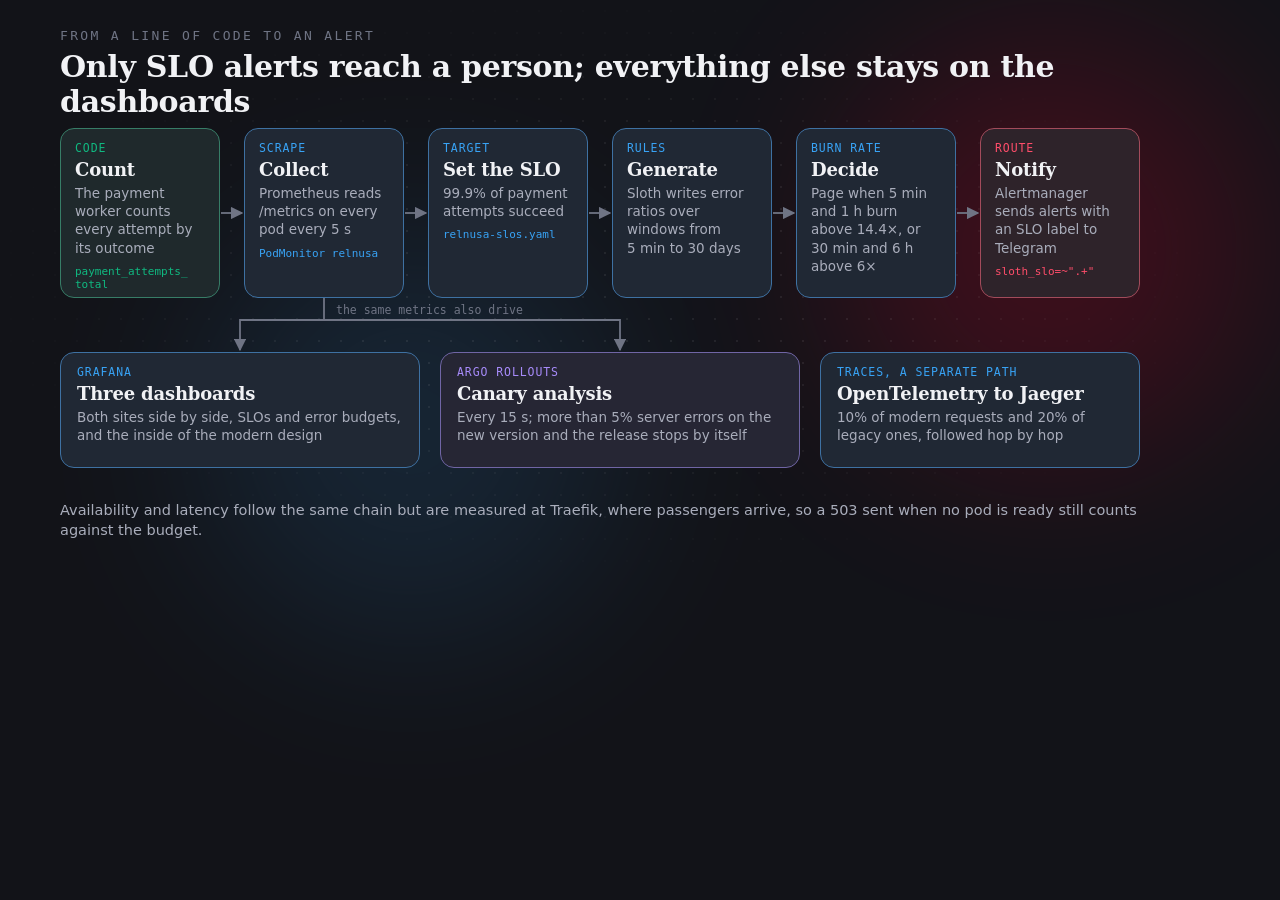
<file: docs/assets/src/alerts.html>
<!doctype html>
<html><head><meta charset="utf-8"><link rel="stylesheet" href="style.css">
<style>
body { width: 1200px; height: 574px; }
.head { position: absolute; left: 60px; top: 28px; }
.head h2 { font-size: 30px; margin-top: 6px; }
.step { position: absolute; top: 128px; width: 160px; height: 170px; padding: 12px 14px; }
.step h3 { font-size: 18px; margin: 4px 0 4px; }
.step p { font-size: 13.5px; }
.step code { display: block; margin-top: 8px; font-size: 11px; color: var(--c); }
.use { position: absolute; top: 352px; height: 116px; padding: 12px 16px; }
.use h3 { font-size: 18px; margin: 4px 0 4px; }
.use p { font-size: 13.5px; }
.foot { position: absolute; left: 60px; top: 500px; width: 1080px; font-size: 14.5px; color: var(--muted); line-height: 1.4; }
svg { position: absolute; inset: 0; }
.ln { fill: none; stroke-width: 1.8; stroke: var(--faint); }
.tn { fill: var(--faint); }
.lab { font-family: var(--mono); font-size: 11.5px; }
</style></head>
<body>
<div class="glow" style="width:420px;height:420px;left:840px;top:40px;background:var(--red);opacity:.2"></div>
<div class="glow" style="width:420px;height:420px;left:200px;top:220px;background:var(--ops);opacity:.12"></div>
<div class="dots"></div>
<div class="head"><div class="kicker">From a line of code to an alert</div><h2>Only SLO alerts reach a person; everything else stays on the dashboards</h2></div>

<svg viewBox="0 0 1200 574">
  <defs>
    <marker id="an" viewBox="0 0 10 10" refX="9" refY="5" markerWidth="7" markerHeight="7" orient="auto"><path d="M0,0 L10,5 L0,10 z" class="tn"/></marker>
  </defs>
  <path class="ln" d="M221 213 H242" marker-end="url(#an)"/>
  <path class="ln" d="M405 213 H426" marker-end="url(#an)"/>
  <path class="ln" d="M589 213 H610" marker-end="url(#an)"/>
  <path class="ln" d="M773 213 H794" marker-end="url(#an)"/>
  <path class="ln" d="M957 213 H978" marker-end="url(#an)"/>
  <path class="ln" d="M324 298 V320 H240 V350" marker-end="url(#an)"/>
  <path class="ln" d="M324 320 H620 V350" marker-end="url(#an)"/>
  <text class="lab tn" x="336" y="314">the same metrics also drive</text>
</svg>

<div class="card step edge m" style="left:60px"><div class="tag">Code</div><h3>Count</h3><p>The payment worker counts every attempt by its outcome</p><code>payment_attempts_<wbr>total</code></div>
<div class="card step edge o" style="left:244px"><div class="tag">Scrape</div><h3>Collect</h3><p>Prometheus reads /metrics on every pod every 5&nbsp;s</p><code>PodMonitor relnusa</code></div>
<div class="card step edge o" style="left:428px"><div class="tag">Target</div><h3>Set the SLO</h3><p>99.9% of payment attempts succeed</p><code>relnusa-slos.yaml</code></div>
<div class="card step edge o" style="left:612px"><div class="tag">Rules</div><h3>Generate</h3><p>Sloth writes error ratios over windows from 5&nbsp;min to 30&nbsp;days</p></div>
<div class="card step edge o" style="left:796px"><div class="tag">Burn rate</div><h3>Decide</h3><p>Page when 5&nbsp;min and 1&nbsp;h burn above 14.4&times;, or 30&nbsp;min and 6&nbsp;h above 6&times;</p></div>
<div class="card step edge r" style="left:980px"><div class="tag">Route</div><h3>Notify</h3><p>Alertmanager sends alerts with an SLO label to Telegram</p><code>sloth_slo=~".+"</code></div>

<div class="card use edge o" style="left:60px;width:360px"><div class="tag">Grafana</div><h3>Three dashboards</h3><p>Both sites side by side, SLOs and error budgets, and the inside of the modern design</p></div>
<div class="card use edge x" style="left:440px;width:360px"><div class="tag">Argo Rollouts</div><h3>Canary analysis</h3><p>Every 15 s; more than 5% server errors on the new version and the release stops by itself</p></div>
<div class="card use edge o" style="left:820px;width:320px"><div class="tag">Traces, a separate path</div><h3>OpenTelemetry to Jaeger</h3><p>10% of modern requests and 20% of legacy ones, followed hop by hop</p></div>

<div class="foot">Availability and latency follow the same chain but are measured at Traefik, where passengers arrive, so a 503 sent when no pod is ready still counts against the budget.</div>
</body></html>
</file>
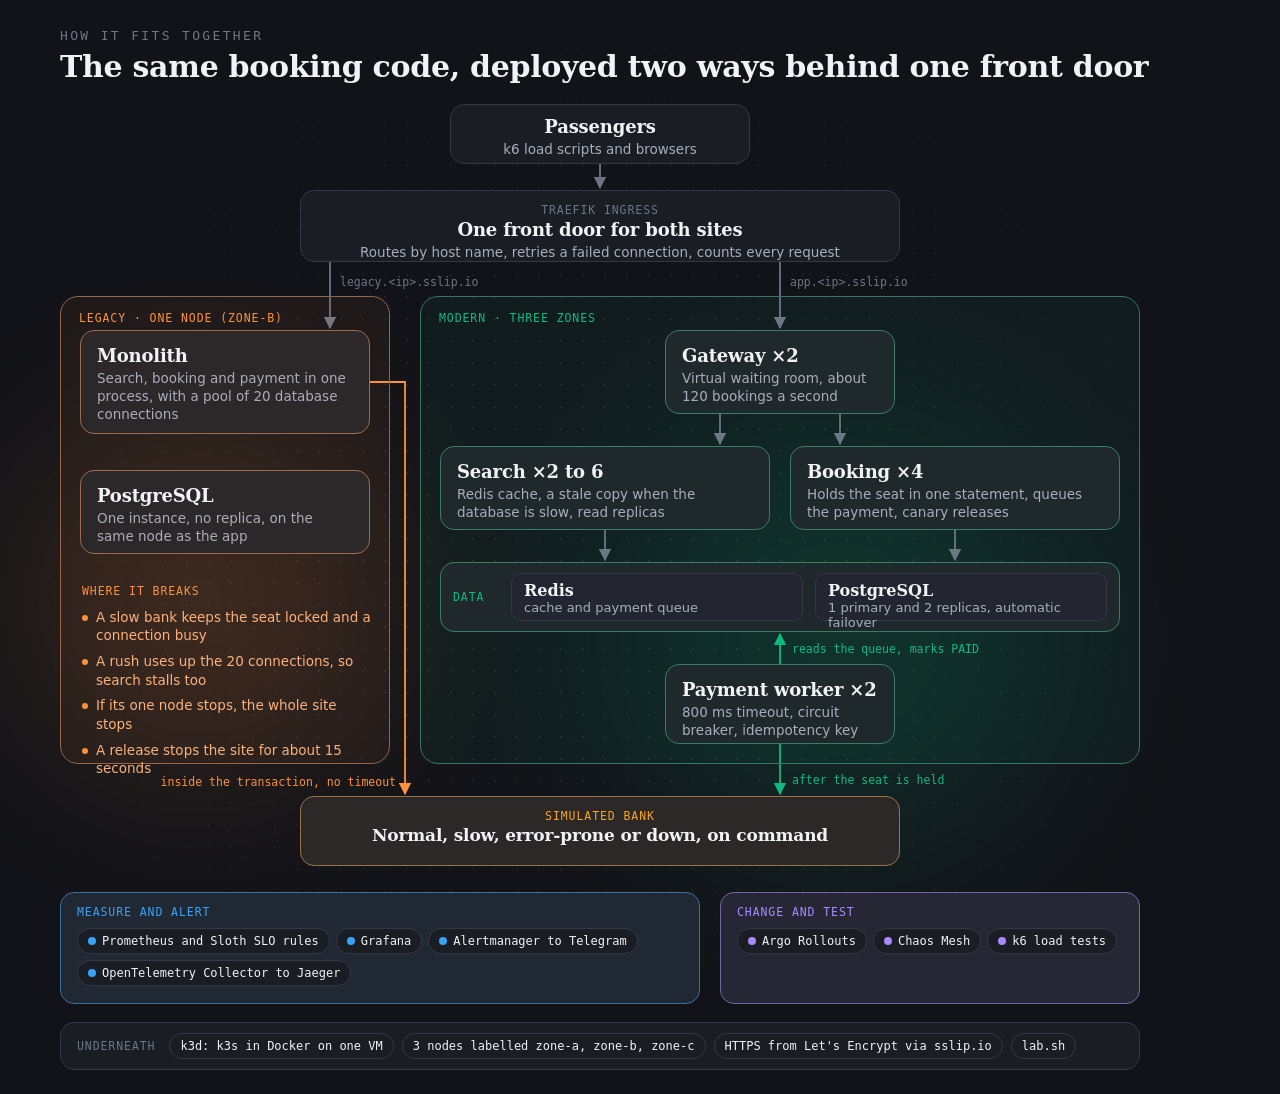
<file: docs/assets/src/architecture.html>
<!doctype html>
<html><head><meta charset="utf-8"><link rel="stylesheet" href="style.css">
<style>
body { width: 1200px; height: 1094px; }
.head { position: absolute; left: 60px; top: 28px; }
.head h2 { font-size: 30px; margin-top: 6px; }
.box { position: absolute; padding: 12px 16px; }
.box h3 { font-size: 18px; margin: 2px 0 3px; }
.box p { font-size: 13.5px; }
.center { text-align: center; }
.zone { position: absolute; border-radius: 18px; border: 1px solid color-mix(in oklab, var(--c) 50%, var(--line)); background: color-mix(in oklab, var(--c) 5%, transparent); }
.zone .tag { position: absolute; left: 18px; top: 14px; color: var(--c); }
.data { position: absolute; display: flex; gap: 12px; align-items: stretch; padding: 10px 12px; }
.data .tag { align-self: center; width: 46px; color: var(--c); }
.data .item { flex: 1; border-radius: 10px; border: 1px solid var(--line); background: var(--surface-2); padding: 7px 12px; }
.data .item b { font-family: var(--title); font-size: 16px; }
.data .item span { display: block; font-size: 13px; color: var(--muted); }
.note { position: absolute; font-size: 13.5px; line-height: 1.38; color: color-mix(in oklab, var(--legacy) 70%, var(--text)); }
.note .tag { display: block; color: var(--legacy); margin-bottom: 8px; }
.note ul { list-style: none; display: flex; flex-direction: column; gap: 7px; }
.note li { padding-left: 14px; position: relative; }
.note li::before { content: ""; position: absolute; left: 0; top: 7px; width: 6px; height: 6px; border-radius: 50%; background: var(--legacy); }
.ops { position: absolute; padding: 12px 16px; }
.ops .tag { display: block; margin-bottom: 9px; }
.chips { display: flex; flex-wrap: wrap; gap: 6px; }
.ops .chip { font-size: 12px; padding: 5px 10px; gap: 6px; }
.chip i { width: 8px; height: 8px; border-radius: 50%; display: inline-block; background: var(--c); }
.under { position: absolute; left: 60px; top: 1022px; width: 1080px; height: 48px; display: flex; align-items: center; gap: 8px; padding: 0 16px; border-radius: 14px; border: 1px solid var(--line); background: var(--surface); }
.under .tag { color: var(--faint); margin-right: 6px; }
.under .chip { font-size: 12px; padding: 5px 10px; }
svg { position: absolute; inset: 0; }
.ln { fill: none; stroke-width: 1.8; }
.ln.n { stroke: var(--faint); } .ln.lg { stroke: var(--legacy); } .ln.md { stroke: var(--modern); }
.tn { fill: var(--faint); } .tl { fill: var(--legacy); } .tm { fill: var(--modern); }
.lab { font-family: var(--mono); font-size: 11.5px; }
</style></head>
<body>
<div class="glow" style="width:440px;height:440px;left:620px;top:420px;background:var(--modern);opacity:.14"></div>
<div class="glow" style="width:360px;height:360px;left:20px;top:420px;background:var(--legacy);opacity:.14"></div>
<div class="dots"></div>
<div class="head"><div class="kicker">How it fits together</div><h2>The same booking code, deployed two ways behind one front door</h2></div>

<svg viewBox="0 0 1200 1094">
  <defs>
    <marker id="an" viewBox="0 0 10 10" refX="9" refY="5" markerWidth="7" markerHeight="7" orient="auto"><path d="M0,0 L10,5 L0,10 z" class="tn"/></marker>
    <marker id="al" viewBox="0 0 10 10" refX="9" refY="5" markerWidth="7" markerHeight="7" orient="auto"><path d="M0,0 L10,5 L0,10 z" class="tl"/></marker>
    <marker id="am" viewBox="0 0 10 10" refX="9" refY="5" markerWidth="7" markerHeight="7" orient="auto"><path d="M0,0 L10,5 L0,10 z" class="tm"/></marker>
  </defs>
  <path class="ln n" d="M600 164 V188" marker-end="url(#an)"/>
  <path class="ln n" d="M330 262 V328" marker-end="url(#an)"/>
  <path class="ln n" d="M780 262 V328" marker-end="url(#an)"/>
  <path class="ln n" d="M720 414 V444" marker-end="url(#an)"/>
  <path class="ln n" d="M840 414 V444" marker-end="url(#an)"/>
  <path class="ln n" d="M605 530 V560" marker-end="url(#an)"/>
  <path class="ln n" d="M955 530 V560" marker-end="url(#an)"/>
  <path class="ln md" d="M780 664 V634" marker-end="url(#am)"/>
  <path class="ln md" d="M780 744 V794" marker-end="url(#am)"/>
  <path class="ln lg" d="M370 382 H405 V794" marker-end="url(#al)"/>
  <text class="lab tn" x="340" y="286">legacy.&lt;ip&gt;.sslip.io</text>
  <text class="lab tn" x="790" y="286">app.&lt;ip&gt;.sslip.io</text>
  <text class="lab tm" x="792" y="653">reads the queue, marks PAID</text>
  <text class="lab tm" x="792" y="784">after the seat is held</text>
  <text class="lab tl" x="396" y="786" text-anchor="end">inside the transaction, no timeout</text>
</svg>

<div class="card box center" style="left:450px;top:104px;width:300px;height:60px;padding:9px 16px"><h3>Passengers</h3><p>k6 load scripts and browsers</p></div>
<div class="card box center" style="left:300px;top:190px;width:600px;height:72px"><div class="tag" style="color:var(--faint)">Traefik ingress</div><h3>One front door for both sites</h3><p>Routes by host name, retries a failed connection, counts every request</p></div>

<div class="zone l" style="left:60px;top:296px;width:330px;height:468px"><div class="tag">Legacy &middot; one node (zone-b)</div></div>
<div class="card box edge l" style="left:80px;top:330px;width:290px;height:104px"><h3>Monolith</h3><p>Search, booking and payment in one process, with a pool of 20 database connections</p></div>
<div class="card box edge l" style="left:80px;top:470px;width:290px;height:84px"><h3>PostgreSQL</h3><p>One instance, no replica, on the same node as the app</p></div>
<div class="note" style="left:82px;top:584px;width:290px"><span class="tag">Where it breaks</span><ul><li>A slow bank keeps the seat locked and a connection busy</li><li>A rush uses up the 20 connections, so search stalls too</li><li>If its one node stops, the whole site stops</li><li>A release stops the site for about 15 seconds</li></ul></div>

<div class="zone m" style="left:420px;top:296px;width:720px;height:468px"><div class="tag">Modern &middot; three zones</div></div>
<div class="card box edge m" style="left:665px;top:330px;width:230px;height:84px"><h3>Gateway &times;2</h3><p>Virtual waiting room, about 120 bookings a second</p></div>
<div class="card box edge m" style="left:440px;top:446px;width:330px;height:84px"><h3>Search &times;2 to 6</h3><p>Redis cache, a stale copy when the database is slow, read replicas</p></div>
<div class="card box edge m" style="left:790px;top:446px;width:330px;height:84px"><h3>Booking &times;4</h3><p>Holds the seat in one statement, queues the payment, canary releases</p></div>
<div class="card data edge m" style="left:440px;top:562px;width:680px;height:70px">
  <div class="tag">Data</div>
  <div class="item"><b>Redis</b><span>cache and payment queue</span></div>
  <div class="item"><b>PostgreSQL</b><span>1 primary and 2 replicas, automatic failover</span></div>
</div>
<div class="card box edge m" style="left:665px;top:664px;width:230px;height:80px"><h3>Payment worker &times;2</h3><p>800 ms timeout, circuit breaker, idempotency key</p></div>

<div class="card box center edge b" style="left:300px;top:796px;width:600px;height:70px"><div class="tag">Simulated bank</div><h3 style="font-size:17px">Normal, slow, error-prone or down, on command</h3></div>

<div class="card ops edge o" style="left:60px;top:892px;width:640px;height:112px">
  <span class="tag">Measure and alert</span>
  <div class="chips">
    <span class="chip o"><i></i>Prometheus and Sloth SLO rules</span>
    <span class="chip o"><i></i>Grafana</span>
    <span class="chip o"><i></i>Alertmanager to Telegram</span>
    <span class="chip o"><i></i>OpenTelemetry Collector to Jaeger</span>
  </div>
</div>
<div class="card ops edge x" style="left:720px;top:892px;width:420px;height:112px">
  <span class="tag">Change and test</span>
  <div class="chips">
    <span class="chip x"><i></i>Argo Rollouts</span>
    <span class="chip x"><i></i>Chaos Mesh</span>
    <span class="chip x"><i></i>k6 load tests</span>
  </div>
</div>
<div class="under">
  <span class="tag">Underneath</span>
  <span class="chip">k3d: k3s in Docker on one VM</span>
  <span class="chip">3 nodes labelled zone-a, zone-b, zone-c</span>
  <span class="chip">HTTPS from Let's Encrypt via sslip.io</span>
  <span class="chip">lab.sh</span>
</div>
</body></html>
</file>
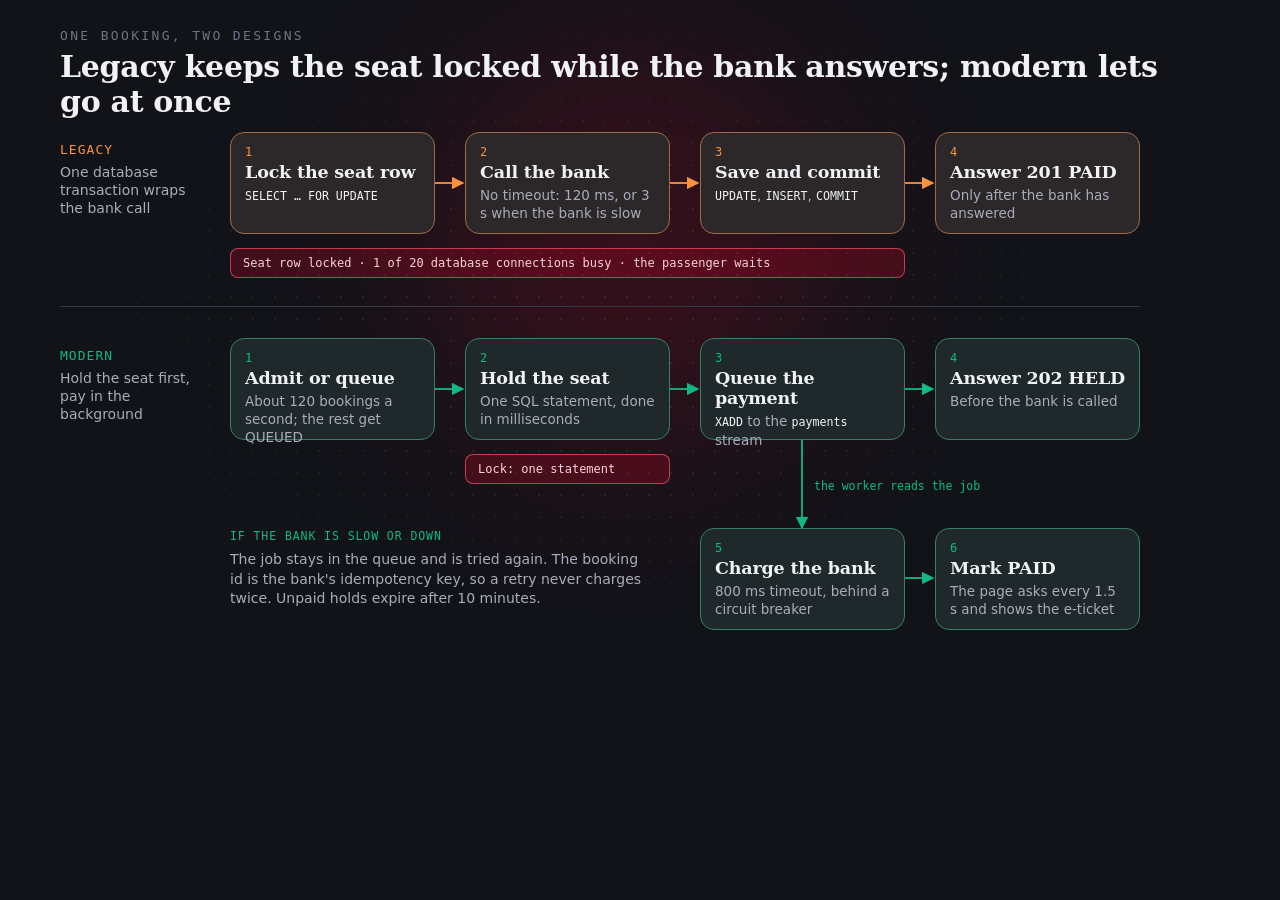
<file: docs/assets/src/booking.html>
<!doctype html>
<html><head><meta charset="utf-8"><link rel="stylesheet" href="style.css">
<style>
body { width: 1200px; height: 660px; }
.head { position: absolute; left: 60px; top: 28px; }
.head h2 { font-size: 30px; margin-top: 6px; }
.lane { position: absolute; left: 60px; width: 150px; }
.lane .tag { color: var(--c); font-size: 13px; }
.lane p { font-size: 14px; color: var(--muted); margin-top: 6px; line-height: 1.3; }
.step { position: absolute; width: 205px; padding: 12px 14px; }
.step .n { font-family: var(--mono); font-size: 12px; color: var(--c); }
.step h3 { font-size: 17.5px; margin: 3px 0 4px; }
.step p { font-size: 13.5px; }
.lock { position: absolute; height: 30px; border-radius: 8px; display: flex; align-items: center; padding: 0 12px;
  background: color-mix(in oklab, var(--red) 22%, transparent); border: 1px solid color-mix(in oklab, var(--red-soft) 70%, transparent);
  font-family: var(--mono); font-size: 12px; color: #ffd0d8; white-space: nowrap; }
.note { position: absolute; font-size: 14px; line-height: 1.4; color: var(--muted); }
.note .tag { display: block; color: var(--modern); margin-bottom: 6px; }
svg { position: absolute; inset: 0; }
.ln { fill: none; stroke-width: 1.8; }
.ln.lg { stroke: var(--legacy); } .ln.md { stroke: var(--modern); }
.tl { fill: var(--legacy); } .tm { fill: var(--modern); }
.lab { font-family: var(--mono); font-size: 11.5px; }
.rule { position: absolute; left: 60px; width: 1080px; height: 1px; background: var(--line); }
</style></head>
<body>
<div class="glow" style="width:420px;height:420px;left:420px;top:40px;background:var(--red);opacity:.16"></div>
<div class="dots"></div>
<div class="head"><div class="kicker">One booking, two designs</div><h2>Legacy keeps the seat locked while the bank answers; modern lets go at once</h2></div>

<svg viewBox="0 0 1200 660">
  <defs>
    <marker id="al" viewBox="0 0 10 10" refX="9" refY="5" markerWidth="7" markerHeight="7" orient="auto"><path d="M0,0 L10,5 L0,10 z" class="tl"/></marker>
    <marker id="am" viewBox="0 0 10 10" refX="9" refY="5" markerWidth="7" markerHeight="7" orient="auto"><path d="M0,0 L10,5 L0,10 z" class="tm"/></marker>
  </defs>
  <path class="ln lg" d="M435 183 H463" marker-end="url(#al)"/>
  <path class="ln lg" d="M670 183 H698" marker-end="url(#al)"/>
  <path class="ln lg" d="M905 183 H933" marker-end="url(#al)"/>
  <path class="ln md" d="M435 389 H463" marker-end="url(#am)"/>
  <path class="ln md" d="M670 389 H698" marker-end="url(#am)"/>
  <path class="ln md" d="M905 389 H933" marker-end="url(#am)"/>
  <path class="ln md" d="M802 440 V528" marker-end="url(#am)"/>
  <path class="ln md" d="M905 578 H933" marker-end="url(#am)"/>
  <text class="lab tm" x="814" y="490">the worker reads the job</text>
</svg>

<div class="lane l" style="top:142px"><div class="tag">Legacy</div><p>One database transaction wraps the bank call</p></div>
<div class="card step edge l" style="left:230px;top:132px;height:102px"><div class="n">1</div><h3>Lock the seat row</h3><p><code>SELECT … FOR UPDATE</code></p></div>
<div class="card step edge l" style="left:465px;top:132px;height:102px"><div class="n">2</div><h3>Call the bank</h3><p>No timeout: 120 ms, or 3 s when the bank is slow</p></div>
<div class="card step edge l" style="left:700px;top:132px;height:102px"><div class="n">3</div><h3>Save and commit</h3><p><code>UPDATE</code>, <code>INSERT</code>, <code>COMMIT</code></p></div>
<div class="card step edge l" style="left:935px;top:132px;height:102px"><div class="n">4</div><h3>Answer 201 PAID</h3><p>Only after the bank has answered</p></div>
<div class="lock" style="left:230px;top:248px;width:675px">Seat row locked &middot; 1 of 20 database connections busy &middot; the passenger waits</div>

<div class="rule" style="top:306px"></div>

<div class="lane m" style="top:348px"><div class="tag">Modern</div><p>Hold the seat first, pay in the background</p></div>
<div class="card step edge m" style="left:230px;top:338px;height:102px"><div class="n">1</div><h3>Admit or queue</h3><p>About 120 bookings a second; the rest get QUEUED</p></div>
<div class="card step edge m" style="left:465px;top:338px;height:102px"><div class="n">2</div><h3>Hold the seat</h3><p>One SQL statement, done in milliseconds</p></div>
<div class="card step edge m" style="left:700px;top:338px;height:102px"><div class="n">3</div><h3>Queue the payment</h3><p><code>XADD</code> to the <code>payments</code> stream</p></div>
<div class="card step edge m" style="left:935px;top:338px;height:102px"><div class="n">4</div><h3>Answer 202 HELD</h3><p>Before the bank is called</p></div>
<div class="lock" style="left:465px;top:454px;width:205px">Lock: one statement</div>

<div class="note" style="left:230px;top:528px;width:420px"><span class="tag">If the bank is slow or down</span>The job stays in the queue and is tried again. The booking id is the bank's idempotency key, so a retry never charges twice. Unpaid holds expire after 10 minutes.</div>
<div class="card step edge m" style="left:700px;top:528px;height:102px"><div class="n">5</div><h3>Charge the bank</h3><p>800 ms timeout, behind a circuit breaker</p></div>
<div class="card step edge m" style="left:935px;top:528px;height:102px"><div class="n">6</div><h3>Mark PAID</h3><p>The page asks every 1.5 s and shows the e-ticket</p></div>
</body></html>
</file>
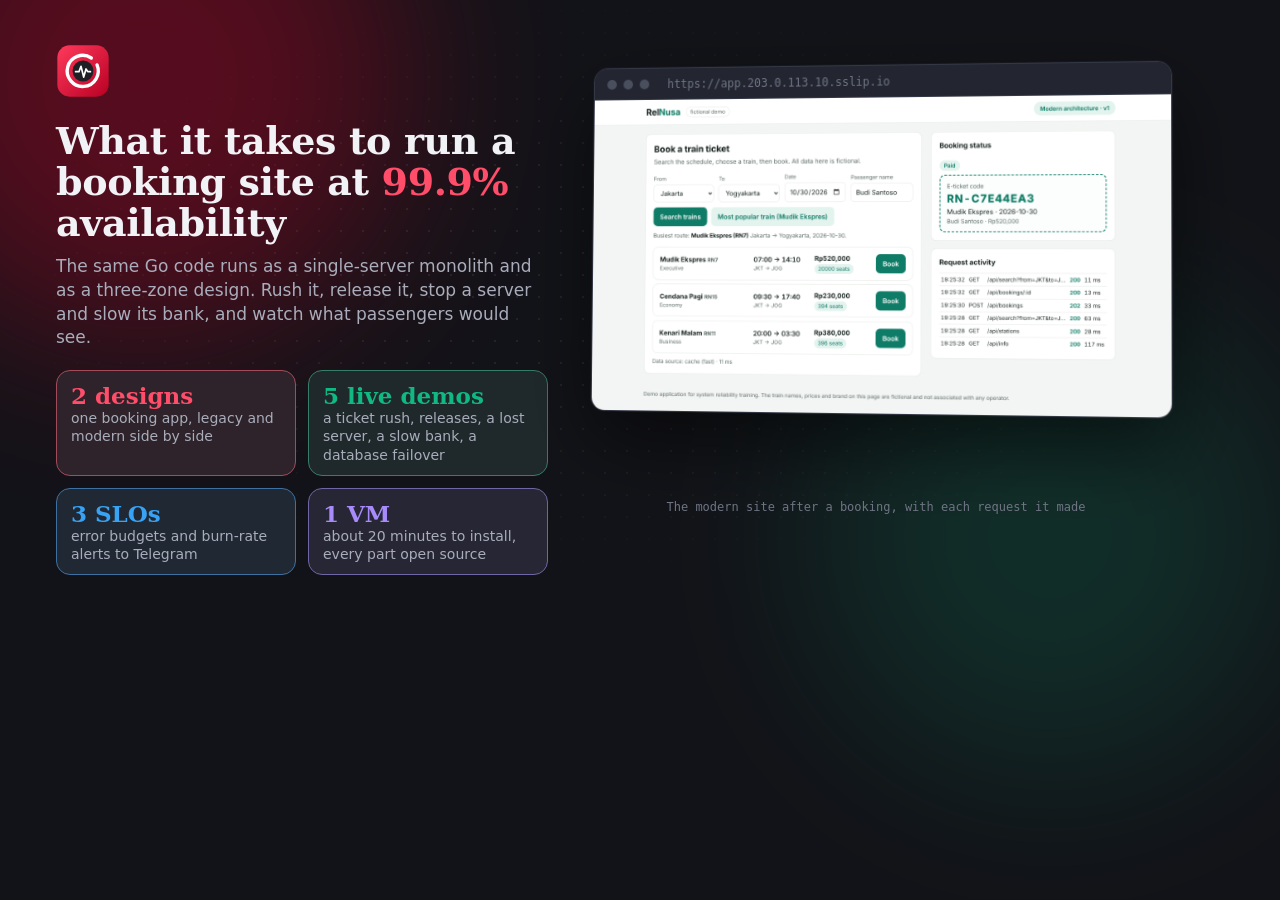
<file: docs/assets/src/hero.html>
<!doctype html>
<html><head><meta charset="utf-8"><link rel="stylesheet" href="style.css">
<style>
body { width: 1200px; height: 566px; }
.left { position: absolute; left: 56px; top: 44px; width: 492px; }
.mark { width: 54px; height: 54px; }
h1 { font-size: 38px; line-height: 1.08; margin: 18px 0 12px; }
.lede { font-size: 17px; line-height: 1.4; color: var(--muted); }
.facts { margin-top: 20px; display: grid; grid-template-columns: 1fr 1fr; gap: 12px; }
.fact { padding: 11px 14px; }
.fact b { display: block; font-family: var(--title); font-size: 23px; color: var(--c); }
.fact span { font-size: 14px; color: var(--muted); line-height: 1.3; display: block; }
.frame {
  position: absolute; left: 584px; top: 64px; width: 584px; border-radius: 14px; overflow: hidden;
  border: 1px solid var(--line); background: var(--surface);
  box-shadow: 0 30px 80px rgba(0,0,0,.55), 0 0 0 1px rgba(255,255,255,.03);
  transform: perspective(1600px) rotateY(-7deg) rotateX(2deg);
}
.bar { height: 32px; display: flex; align-items: center; gap: 7px; padding: 0 13px; border-bottom: 1px solid var(--line); background: var(--surface-2); }
.bar i { width: 10px; height: 10px; border-radius: 50%; background: #4a4f5e; }
.bar span { margin-left: 12px; font-family: var(--mono); font-size: 11.5px; color: var(--faint); }
.frame img { display: block; width: 100%; }
.cap { position: absolute; left: 584px; top: 500px; width: 584px; text-align: center; font-family: var(--mono); font-size: 12px; color: var(--faint); }
</style></head>
<body>
<div class="glow" style="width:520px;height:520px;left:-120px;top:-180px;background:var(--red)"></div>
<div class="glow" style="width:460px;height:460px;right:-80px;bottom:-200px;background:var(--modern);opacity:.16"></div>
<div class="dots"></div>
<div class="left">
  <img class="mark" src="../logo.svg">
  <h1>What it takes to run a booking site at <span class="red">99.9%</span> availability</h1>
  <p class="lede">The same Go code runs as a single-server monolith and as a three-zone design. Rush it, release it, stop a server and slow its bank, and watch what passengers would see.</p>
  <div class="facts">
    <div class="card fact edge r"><b>2 designs</b><span>one booking app, legacy and modern side by side</span></div>
    <div class="card fact edge m"><b>5 live demos</b><span>a ticket rush, releases, a lost server, a slow bank, a database failover</span></div>
    <div class="card fact edge o"><b>3 SLOs</b><span>error budgets and burn-rate alerts to Telegram</span></div>
    <div class="card fact edge x"><b>1 VM</b><span>about 20 minutes to install, every part open source</span></div>
  </div>
</div>
<div class="frame">
  <div class="bar"><i></i><i></i><i></i><span>https://app.203.0.113.10.sslip.io</span></div>
  <img src="../screens/site-modern.png">
</div>
<div class="cap">The modern site after a booking, with each request it made</div>
</body></html>
</file>
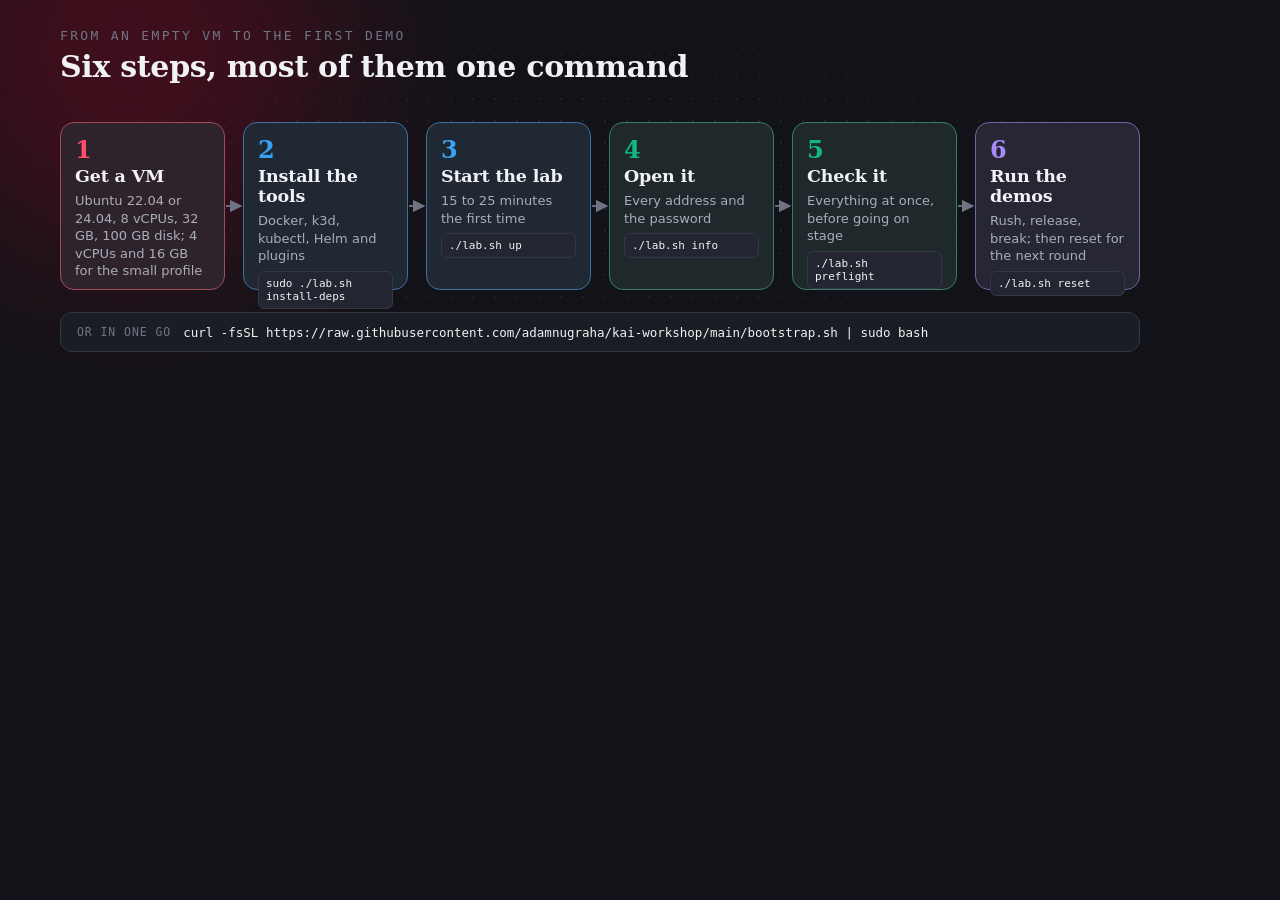
<file: docs/assets/src/install-path.html>
<!doctype html>
<html><head><meta charset="utf-8"><link rel="stylesheet" href="style.css">
<style>
body { width: 1200px; height: 372px; }
.head { position: absolute; left: 60px; top: 28px; }
.head h2 { font-size: 30px; margin-top: 6px; }
.step { position: absolute; top: 122px; width: 165px; height: 168px; padding: 12px 14px; }
.step .n { font-family: var(--title); font-size: 24px; font-weight: 700; color: var(--c); }
.step h3 { font-size: 17.5px; margin: 2px 0 6px; }
.step p { font-size: 13px; }
.step code { display: block; margin-top: 6px; font-size: 11px; color: var(--text); background: var(--surface-2); border: 1px solid var(--line); border-radius: 6px; padding: 5px 7px; word-break: break-word; }
.one { position: absolute; left: 60px; top: 312px; width: 1080px; height: 40px; display: flex; align-items: center; gap: 12px; padding: 0 16px; border-radius: 12px; border: 1px solid var(--line); background: var(--surface); }
.one .tag { color: var(--faint); white-space: nowrap; }
.one code { font-size: 12.5px; color: var(--text); white-space: nowrap; }
.one span.p { font-size: 13.5px; color: var(--muted); }
svg { position: absolute; inset: 0; }
.ln { fill: none; stroke-width: 1.8; stroke: var(--faint); }
.tn { fill: var(--faint); }
</style></head>
<body>
<div class="glow" style="width:420px;height:420px;left:-80px;top:-160px;background:var(--red);opacity:.22"></div>
<div class="dots"></div>
<div class="head"><div class="kicker">From an empty VM to the first demo</div><h2>Six steps, most of them one command</h2></div>

<svg viewBox="0 0 1200 372">
  <defs>
    <marker id="an" viewBox="0 0 10 10" refX="9" refY="5" markerWidth="7" markerHeight="7" orient="auto"><path d="M0,0 L10,5 L0,10 z" class="tn"/></marker>
  </defs>
  <path class="ln" d="M226 206 H241" marker-end="url(#an)"/>
  <path class="ln" d="M409 206 H424" marker-end="url(#an)"/>
  <path class="ln" d="M592 206 H607" marker-end="url(#an)"/>
  <path class="ln" d="M775 206 H790" marker-end="url(#an)"/>
  <path class="ln" d="M958 206 H973" marker-end="url(#an)"/>
</svg>

<div class="card step edge r" style="left:60px"><div class="n">1</div><h3>Get a VM</h3><p>Ubuntu 22.04 or 24.04, 8 vCPUs, 32 GB, 100 GB disk; 4 vCPUs and 16 GB for the small profile</p></div>
<div class="card step edge o" style="left:243px"><div class="n">2</div><h3>Install the tools</h3><p>Docker, k3d, kubectl, Helm and plugins</p><code>sudo ./lab.sh install-deps</code></div>
<div class="card step edge o" style="left:426px"><div class="n">3</div><h3>Start the lab</h3><p>15 to 25 minutes the first&nbsp;time</p><code>./lab.sh up</code></div>
<div class="card step edge m" style="left:609px"><div class="n">4</div><h3>Open it</h3><p>Every address and the password</p><code>./lab.sh info</code></div>
<div class="card step edge m" style="left:792px"><div class="n">5</div><h3>Check it</h3><p>Everything at once, before going on stage</p><code>./lab.sh preflight</code></div>
<div class="card step edge x" style="left:975px"><div class="n">6</div><h3>Run the demos</h3><p>Rush, release, break; then reset for the next round</p><code>./lab.sh reset</code></div>

<div class="one"><span class="tag">Or in one go</span><code>curl -fsSL https://raw.githubusercontent.com/adamnugraha/kai-workshop/main/bootstrap.sh | sudo bash</code></div>
</body></html>
</file>
<file: docs/assets/src/style.css>
/* Shared look of the README figures: IOH red on ink, one accent per part of the lab. */
:root {
  --red: #E4002B;
  --red-soft: #ff4d6a;
  --ink: #1F2026;
  --ground: #121318;
  --surface: #1b1d24;
  --surface-2: #232631;
  --line: #343846;
  --text: #f1f2f5;
  --muted: #a9adbb;
  --faint: #6f7484;
  --legacy: #fb923c;   /* the legacy site */
  --modern: #10b981;   /* the modern site */
  --ops: #38a3f5;      /* measuring and alerting */
  --change: #a78bfa;   /* releases and failure tests */
  --bank: #f5a524;     /* the simulated bank */
  --title: Cambria, Caladea, "DejaVu Serif", serif;
  --body: Calibri, Carlito, Inter, "DejaVu Sans", sans-serif;
  --mono: "DejaVu Sans Mono", monospace;
}
* { box-sizing: border-box; margin: 0; padding: 0; }
body {
  background: var(--ground);
  color: var(--text);
  font-family: var(--body);
  overflow: hidden;
  position: relative;
}
.glow { position: absolute; border-radius: 50%; filter: blur(90px); opacity: .32; pointer-events: none; }
.dots {
  position: absolute; inset: 0; pointer-events: none;
  background-image: radial-gradient(rgba(255,255,255,.07) 1px, transparent 1.2px);
  background-size: 22px 22px;
  -webkit-mask-image: radial-gradient(ellipse at center, #000 30%, transparent 75%);
}
.kicker { font-family: var(--mono); font-size: 13px; letter-spacing: .18em; text-transform: uppercase; color: var(--faint); }
h1, h2, h3 { font-family: var(--title); font-weight: 700; letter-spacing: -.01em; }
.red { color: var(--red-soft); }
.chip {
  display: inline-flex; align-items: center; gap: 8px;
  font-family: var(--mono); font-size: 13px; color: var(--text);
  padding: 7px 12px; border-radius: 999px; border: 1px solid var(--line); background: var(--surface);
}
.card {
  background: var(--surface); border: 1px solid var(--line); border-radius: 14px; padding: 16px 18px;
}
.card h3 { font-size: 19px; margin-bottom: 4px; }
.card p { color: var(--muted); font-size: 14.5px; line-height: 1.35; }
.tag { font-family: var(--mono); font-size: 11.5px; letter-spacing: .08em; text-transform: uppercase; }
.l { --c: var(--legacy); } .m { --c: var(--modern); } .o { --c: var(--ops); } .x { --c: var(--change); } .b { --c: var(--bank); } .r { --c: var(--red-soft); }
.edge { border-color: color-mix(in oklab, var(--c) 55%, var(--line)); background: color-mix(in oklab, var(--c) 9%, var(--surface)); }
.edge .tag { color: var(--c); }
code, .code { font-family: var(--mono); font-size: .86em; color: var(--text); }
</file>
